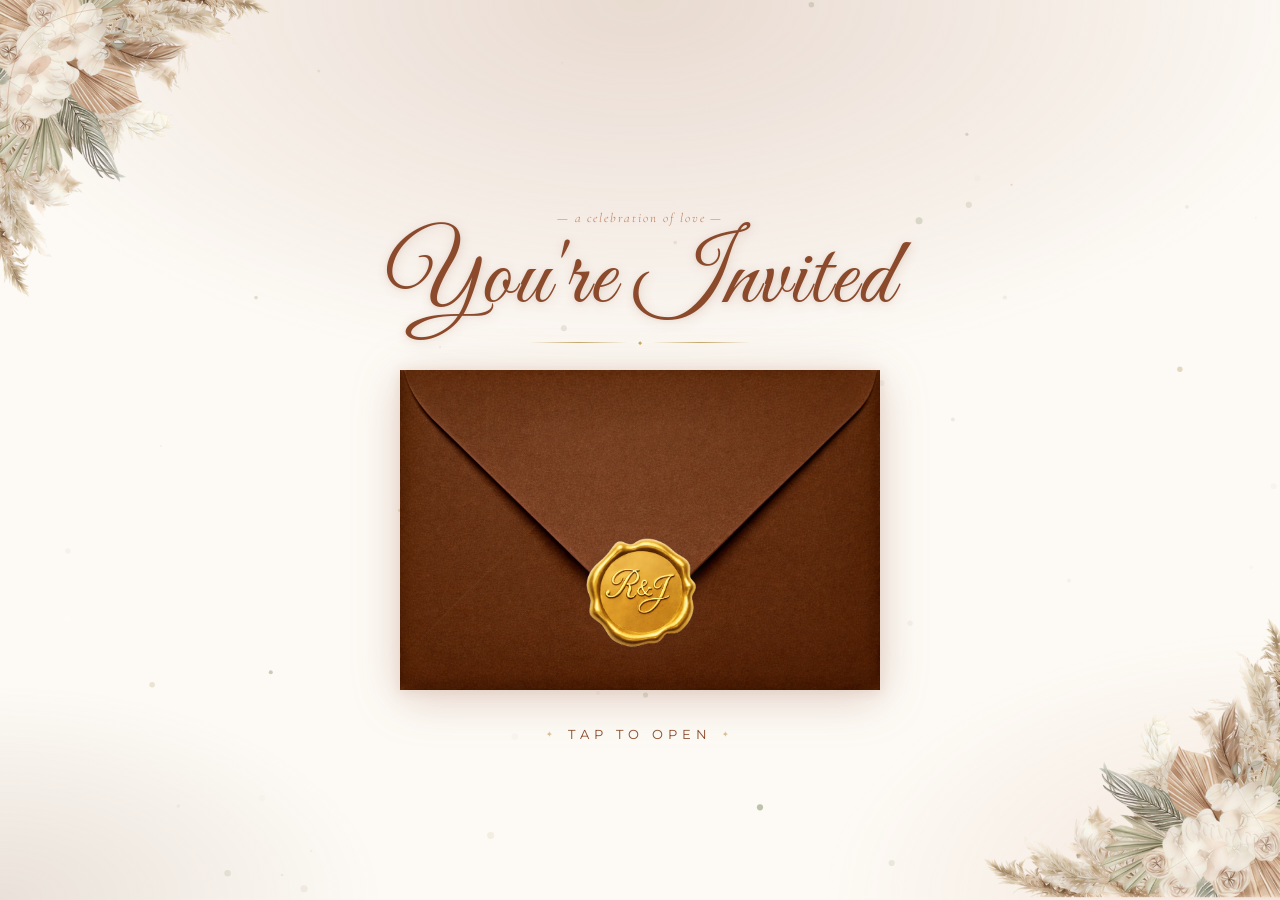
<file: index.html>
<!DOCTYPE html>
<html lang="en">
<head>
<meta charset="UTF-8">
<meta name="viewport" content="width=device-width, initial-scale=1.0">
<title>Wedding Invitation</title>
<link href="https://fonts.googleapis.com/css2?family=Great+Vibes&family=Cormorant+Garamond:ital,wght@0,300;0,400;0,600;1,300;1,400&family=Montserrat:wght@300;400;500&display=swap" rel="stylesheet">
<link rel="stylesheet" href="index.css">
</head>
<body>

<canvas id="matchaParticles"></canvas>

<div class="flower-scene not-loaded">
  <div class="night"></div>
</div>

<!-- Top-left flower -->
<img
  src="flowe.png"
  alt=""
  class="corner-flower corner-flower-tl"
  aria-hidden="true"
>

<!-- Bottom-right flower (mirrored) -->
<img
  src="flowe.png"
  alt=""
  class="corner-flower corner-flower-br"
  aria-hidden="true"
>

<!-- Decorative corner flourishes -->
<svg class="flourish flourish--tl" viewBox="0 0 160 160" xmlns="http://www.w3.org/2000/svg" aria-hidden="true">
  <path d="M8 152 C8 80 8 8 152 8" stroke="currentColor" stroke-width="0.8" fill="none"/>
  <path d="M24 152 C24 90 24 24 152 24" stroke="currentColor" stroke-width="0.5" fill="none" opacity="0.5"/>
  <ellipse cx="45" cy="75" rx="16" ry="8" fill="currentColor" transform="rotate(-38 45 75)" opacity="0.55"/>
  <ellipse cx="28" cy="108" rx="13" ry="7" fill="currentColor" transform="rotate(-58 28 108)" opacity="0.45"/>
  <ellipse cx="68" cy="50" rx="14" ry="7" fill="currentColor" transform="rotate(-18 68 50)" opacity="0.5"/>
  <ellipse cx="90" cy="32" rx="12" ry="6" fill="currentColor" transform="rotate(-8 90 32)" opacity="0.4"/>
  <circle cx="44" cy="74" r="2" fill="currentColor" opacity="0.6"/>
  <circle cx="27" cy="107" r="1.5" fill="currentColor" opacity="0.5"/>
</svg>
<svg class="flourish flourish--tr" viewBox="0 0 160 160" xmlns="http://www.w3.org/2000/svg" aria-hidden="true">
  <path d="M8 152 C8 80 8 8 152 8" stroke="currentColor" stroke-width="0.8" fill="none"/>
  <path d="M24 152 C24 90 24 24 152 24" stroke="currentColor" stroke-width="0.5" fill="none" opacity="0.5"/>
  <ellipse cx="45" cy="75" rx="16" ry="8" fill="currentColor" transform="rotate(-38 45 75)" opacity="0.55"/>
  <ellipse cx="28" cy="108" rx="13" ry="7" fill="currentColor" transform="rotate(-58 28 108)" opacity="0.45"/>
  <ellipse cx="68" cy="50" rx="14" ry="7" fill="currentColor" transform="rotate(-18 68 50)" opacity="0.5"/>
  <ellipse cx="90" cy="32" rx="12" ry="6" fill="currentColor" transform="rotate(-8 90 32)" opacity="0.4"/>
</svg>
<svg class="flourish flourish--bl" viewBox="0 0 160 160" xmlns="http://www.w3.org/2000/svg" aria-hidden="true">
  <path d="M8 152 C8 80 8 8 152 8" stroke="currentColor" stroke-width="0.8" fill="none"/>
  <path d="M24 152 C24 90 24 24 152 24" stroke="currentColor" stroke-width="0.5" fill="none" opacity="0.5"/>
  <ellipse cx="45" cy="75" rx="16" ry="8" fill="currentColor" transform="rotate(-38 45 75)" opacity="0.55"/>
  <ellipse cx="28" cy="108" rx="13" ry="7" fill="currentColor" transform="rotate(-58 28 108)" opacity="0.45"/>
</svg>
<svg class="flourish flourish--br" viewBox="0 0 160 160" xmlns="http://www.w3.org/2000/svg" aria-hidden="true">
  <path d="M8 152 C8 80 8 8 152 8" stroke="currentColor" stroke-width="0.8" fill="none"/>
  <path d="M24 152 C24 90 24 24 152 24" stroke="currentColor" stroke-width="0.5" fill="none" opacity="0.5"/>
  <ellipse cx="45" cy="75" rx="16" ry="8" fill="currentColor" transform="rotate(-38 45 75)" opacity="0.55"/>
  <ellipse cx="28" cy="108" rx="13" ry="7" fill="currentColor" transform="rotate(-58 28 108)" opacity="0.45"/>
</svg>

<!-- Top header block -->
<div class="invite-header">
  <span class="invite-eyebrow">— a celebration of love —</span>
  <p class="invite-text-top">You're Invited</p>
  <div class="divider">
    <span class="divider-line"></span>
    <span class="divider-diamond">◆</span>
    <span class="divider-line"></span>
  </div>
</div>

<!-- Envelope -->
<div class="wrapper">
  <a href="home.html" class="envelope-link" aria-label="Open wedding invitation details">
    <img src="benv.png" class="envelope-img" alt="Wedding envelope">
    <img src="wax-seal.png" class="wax-seal" alt="Wax seal">
  </a>

  <p class="invite-text-bottom">
    <span class="tap-icon" aria-hidden="true">✦</span>
    Tap to Open
    <span class="tap-icon" aria-hidden="true">✦</span>
  </p>
</div>

<script src="index.js"></script>
</body>
</html>
</file>
<file: index.css>
/* ================= CSS VARIABLES ================= */
:root {
  --terracotta:  #8B4A2B;
  --sienna:      #B5663A;
  --dark-brown:  #5C2E10;
  --deep-brown:  #3D1E08;
  --cream:       #FDFAF5;
  --warm-cream:  #F5EFE0;
  --taupe:       #C4A96A;
  --champagne:   #E8D98A;
  --gold:        #C4A96A;
  --gold-light:  #E8D98A;
  --text-dark:   #3D2B1A;

  --font-script: 'Great Vibes', cursive;
  --font-serif:  'Cormorant Garamond', serif;
  --font-sans:   'Montserrat', sans-serif;
}

/* ================= RESET ================= */
*, *::before, *::after {
  margin: 0; padding: 0;
  box-sizing: border-box;
}

/* ================= BODY ================= */
body {
  min-height: 100svh;
  width: 100%;
  display: flex;
  flex-direction: column;
  justify-content: center;
  align-items: center;
  gap: clamp(12px, 3vw, 24px);
  background-color: var(--cream);
  font-family: var(--font-sans);
  overflow: hidden;
  position: relative;
}

/* ================= CANVAS ================= */
canvas#matchaParticles {
  position: fixed;
  inset: 0;
  width: 100%;
  height: 100%;
  z-index: -2;
  pointer-events: none;
}

/* ================= BACKGROUND SCENE ================= */
.flower-scene {
  position: fixed;
  inset: 0;
  z-index: -1;
  pointer-events: none;
  opacity: 0;
  transition: opacity 1.4s ease;
}
.flower-scene:not(.not-loaded) { opacity: 1; }

.night {
  position: absolute;
  inset: 0;
  background:
    radial-gradient(ellipse 80% 60% at 50% 0%,   rgba(139,74,43,0.18)  0%, transparent 70%),
    radial-gradient(ellipse 60% 50% at 100% 100%, rgba(181,102,58,0.14) 0%, transparent 60%),
    radial-gradient(ellipse 50% 40% at 0% 100%,   rgba(92,46,16,0.12)   0%, transparent 60%);
}

/* ================= CORNER FLOURISHES ================= */
.flourish {
  position: fixed;
  width: clamp(80px, 14vw, 140px);
  color: var(--sienna);
  opacity: 0.4;
  pointer-events: none;
  z-index: 0;
  animation: flourishFadeIn 1.6s ease both;
}
.flourish--tl { top: 0;    left: 0;  transform-origin: top left; }
.flourish--tr { top: 0;    right: 0; transform: scaleX(-1);       transform-origin: top right; }
.flourish--bl { bottom: 0; left: 0;  transform: scaleY(-1);       transform-origin: bottom left; }
.flourish--br { bottom: 0; right: 0; transform: scale(-1, -1);    transform-origin: bottom right; }

@keyframes flourishFadeIn {
  from { opacity: 0; }
  to   { opacity: 0.4; }
}

/* ================= INVITE HEADER ================= */
.invite-header {
  display: flex;
  flex-direction: column;
  align-items: center;
  gap: 4px;
  z-index: 1;
  animation: fadeSlideDown 1s cubic-bezier(0.22, 1, 0.36, 1) both;
  animation-delay: 0.1s;
}

@keyframes fadeSlideDown {
  from { opacity: 0; transform: translateY(-16px); }
  to   { opacity: 1; transform: translateY(0); }
}

.invite-eyebrow {
  font-family: var(--font-serif);
  font-style: italic;
  font-weight: 300;
  font-size: clamp(10px, 2vw, 13px);
  color: var(--sienna);
  letter-spacing: 0.15em;
  opacity: 0.85;
}

.invite-text-top {
  font-family: var(--font-script);
  font-size: clamp(42px, 9vw, 96px);
  color: var(--terracotta);
  line-height: 1.05;
  text-shadow:
    1px 2px 12px rgba(139, 74, 43, 0.18),
    0   1px  4px rgba(139, 74, 43, 0.10);
  letter-spacing: 2px;
  white-space: nowrap;
}

/* Ornamental divider */
.divider {
  display: flex;
  align-items: center;
  gap: 10px;
  width: clamp(120px, 28vw, 220px);
  margin-top: 4px;
}
.divider-line {
  flex: 1;
  height: 1px;
  background: linear-gradient(90deg, transparent, var(--gold), transparent);
}
.divider-diamond {
  font-size: 7px;
  color: var(--gold);
  line-height: 1;
}

/* ================= WRAPPER ================= */
.wrapper {
  position: relative;
  width: min(88vw, 480px);
  aspect-ratio: 3 / 2;
  display: flex;
  justify-content: center;
  align-items: center;
  z-index: 2;
  animation: fadeSlideUp 1s cubic-bezier(0.22, 1, 0.36, 1) both;
  animation-delay: 0.25s;
}

@keyframes fadeSlideUp {
  from { opacity: 0; transform: translateY(20px); }
  to   { opacity: 1; transform: translateY(0); }
}

/* ================= ENVELOPE LINK ================= */
.envelope-link {
  display: block;
  position: relative;
  width: 100%;
  height: 100%;
  text-decoration: none;
  cursor: pointer;
  -webkit-tap-highlight-color: transparent;
  outline: none;
}

.envelope-link:focus-visible {
  outline: 2px solid var(--gold-light);
  outline-offset: 8px;
  border-radius: 4px;
}

/* ================= ENVELOPE IMAGE ================= */
.envelope-img {
  width: 100%;
  height: auto;
  display: block;
  transition: transform 0.5s cubic-bezier(0.34, 1.56, 0.64, 1),
              filter  0.5s ease;
  filter:
    drop-shadow(0 8px 24px rgba(139, 74, 43, 0.22))
    drop-shadow(0 2px  6px rgba(139, 74, 43, 0.12));
  will-change: transform;
}

.envelope-link:hover .envelope-img,
.envelope-link:focus-visible .envelope-img {
  transform: translateY(-5px) scale(1.012);
  filter:
    drop-shadow(0 16px 36px rgba(139, 74, 43, 0.30))
    drop-shadow(0  4px 10px rgba(139, 74, 43, 0.18));
}

/* ================= SEAL ================= */
.wax-seal,
.seal-img {
  position: absolute;
  width: clamp(100px, 18vw, 130px);
    top: 70%;  
  left: 50%;
  transform: translate(-50%, -50%);
  z-index: 3;
  pointer-events: none;
  filter:
    drop-shadow(0 6px 16px rgba(139, 74, 43, 0.30))
    drop-shadow(0 2px  5px rgba(0,0,0,0.10));
  transition: transform 0.5s cubic-bezier(0.34, 1.56, 0.64, 1),
              filter  0.5s ease;

}

.envelope-link:hover .wax-seal,
.envelope-link:hover .seal-img,
.envelope-link:focus-visible .wax-seal,
.envelope-link:focus-visible .seal-img {
  animation: none;
  transform: translate(-50%, -50%) translateY(-4px) scale(1.1) rotate(5deg);
  filter:
    drop-shadow(0 10px 24px rgba(139, 74, 43, 0.38))
    drop-shadow(0  3px  8px rgba(0,0,0,0.12));
}

/* ================= BOTTOM CTA ================= */
.invite-text-bottom {
  font-family: var(--font-sans);
  font-size: clamp(10px, 2.2vw, 13px);
  color: var(--terracotta);
  position: absolute;
  bottom: clamp(-52px, -8vw, -62px);
  left: 50%;
  transform: translateX(-50%);
  z-index: 1;
  font-weight: 400;
  letter-spacing: 5px;
  text-transform: uppercase;
  white-space: nowrap;
  display: flex;
  align-items: center;
  gap: 10px;
  animation: ctaPulse 2.4s ease-in-out infinite;
  animation-delay: 0.6s;
}

.tap-icon {
  font-size: 8px;
  color: var(--gold);
  opacity: 0.7;
}

@keyframes ctaPulse {
  0%, 100% { opacity: 0.55; transform: translateX(-50%) scale(1); }
  50%       { opacity: 1;    transform: translateX(-50%) scale(1.02); }
}

/* ================= RESPONSIVE ================= */
@media (max-width: 768px) {
  .invite-text-top {
    font-size: clamp(36px, 10.5vw, 64px);
  }
  .wrapper {
    width: min(92vw, 420px);
  }
}

@media (max-width: 480px) {
  body {
    gap: 10px;
  }
  .invite-text-top {
    font-size: clamp(30px, 13vw, 52px);
  }
  .wrapper {
    width: 94vw;
  }
  .seal-img {
    width: 22vw;
  }
  .flourish {
    width: clamp(60px, 18vw, 90px);
    opacity: 0.28;
  }
  .invite-text-bottom {
    letter-spacing: 3px;
  }
}

@media (max-height: 500px) {
  .invite-header {
    gap: 2px;
  }
  .invite-text-top {
    font-size: clamp(28px, 7vh, 48px);
  }
  .wrapper {
    width: min(60vw, 360px);
  }
  .flourish {
    width: 70px;
    opacity: 0.22;
  }
}

/* =====================================================
   FLOWER CORNERS — index page (top-left & bottom-right)
   =====================================================

   HOW TO EDIT:

   SIZE
   └─ Change 'width' inside clamp(mobile, fluid, desktop)
      e.g. clamp(140px, 30vw, 280px)
      — increase all 3 numbers to make bigger
      — decrease all 3 numbers to make smaller

   POSITION (top-left flower)
   ├─ top:  move DOWN (larger) or UP (negative = off screen)
   └─ left: move RIGHT (larger) or LEFT (negative = off edge)

   POSITION (bottom-right flower)
   ├─ bottom: move UP (larger) or DOWN (negative = off screen)
   └─ right:  move LEFT (larger) or RIGHT (negative = off edge)

   ROTATION
   └─ rotate(Xdeg) — change X to rotate the flower
      0deg   = original
      90deg  = tilted right
      180deg = upside down
      -90deg = tilted left

   MIRROR
   └─ scaleX(-1) flips horizontally
      scaleY(-1) flips vertically
      scale(-1,-1) flips both (180deg flip)

   OPACITY
   └─ opacity: 0 to 1  (1 = fully visible, 0.5 = half transparent)

   Z-INDEX
   └─ z-index controls layering
      0 = behind content
      10 = in front of content
===================================================== */

/* ── Shared styles for both flower corners ── */
.corner-flower {
  position: fixed;
  pointer-events: none;
  display: block;
  z-index: 0;              /* ← layering: 0 = behind text, raise to go in front */
  opacity: 0.92;           /* ← transparency: 1 = fully visible */
  width: clamp(230px, 32vw, 280px); /* ← SIZE — change these 3 numbers */
  height: auto; 
}

/* ── TOP-LEFT flower ── */
.corner-flower-tl {
  top:  -10px;             /* ← move DOWN (increase) or UP (decrease / negative) */
  left: -10px;             /* ← move RIGHT (increase) or LEFT (decrease / negative) */
  transform: rotate(0deg); /* ← rotation — change degrees */
                           /*   scaleX(-1) to mirror horizontally */
}

/* ── BOTTOM-RIGHT flower (mirrored + rotated to face inward) ── */
.corner-flower-br {
  bottom: -14px;           /* ← move UP (increase) or DOWN (decrease / negative) */
  right:  5px;           /* ← move LEFT (increase) or RIGHT (decrease / negative) */
  transform: rotate(90deg) scaleX(-1); /* ← rotation + mirror */
                                        /*   change 180deg to adjust angle */
}
</file>
